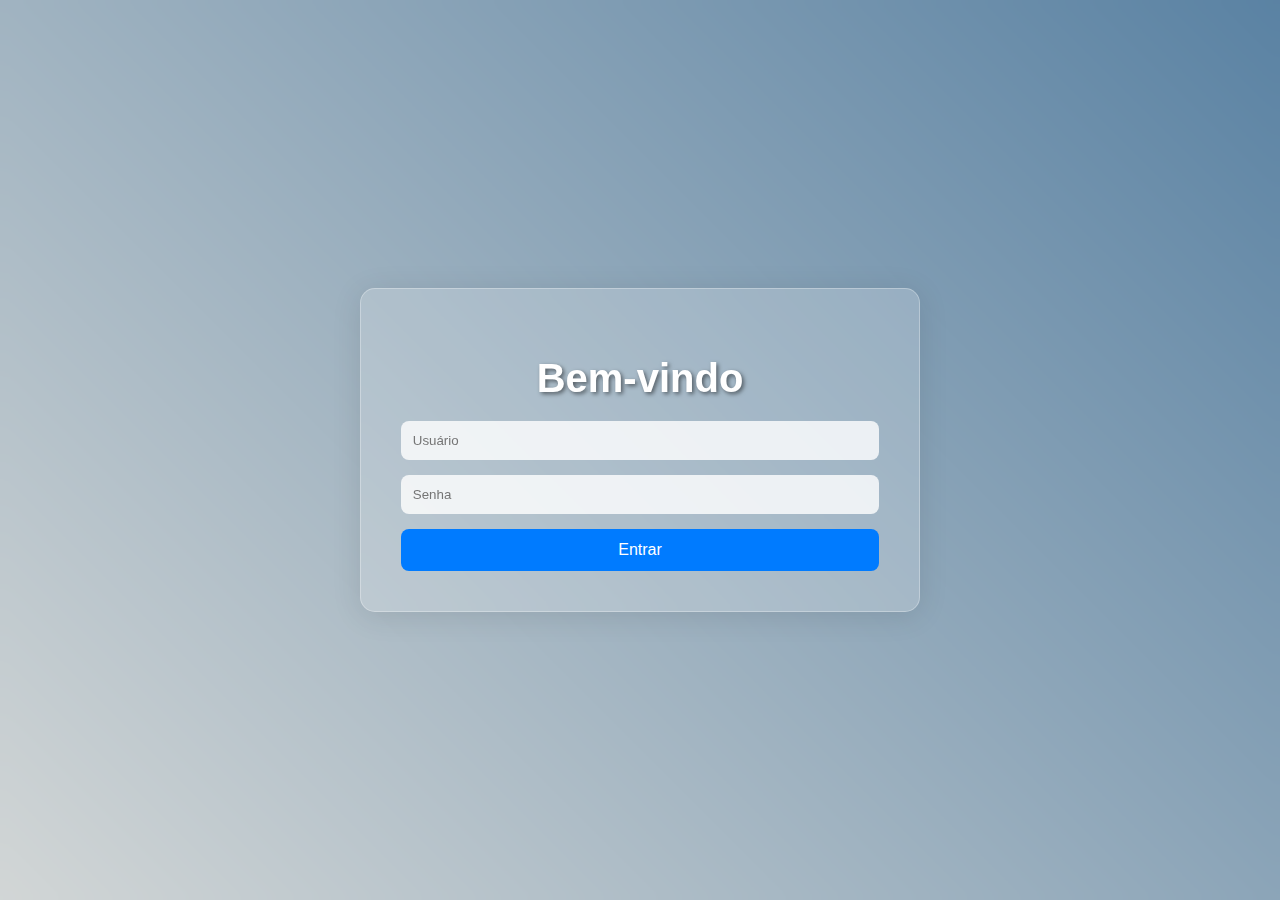
<file: login.html>
<!DOCTYPE html>
<html lang="pt-br">
<head>
    <meta charset="UTF-8">
    <meta name="viewport" content="width=device-width, initial-scale=1.0">
    <title>Tela de Login</title>
    <style>
        body {
            font-family: Arial, sans-serif;
            margin: 0;
            padding: 0;
            height: 100vh;
            display: flex;
            justify-content: center;
            align-items: center;
            /* SEU NOVO BACKGROUND */
            background-image: linear-gradient(45deg, rgb(210, 214, 214), rgb(90, 130, 163));
        }

        .background-blur {
            position: absolute;
            top: 0;
            left: 0;
            width: 100%;
            height: 100%;
            /* O 'backdrop-filter' continua aqui para desfocar o gradiente */
            backdrop-filter: blur(8px);
            -webkit-backdrop-filter: blur(8px);
            z-index: 1;
        }

        .login-container {
            position: relative;
            z-index: 2;
            background: rgba(255, 255, 255, 0.2);
            padding: 40px;
            border-radius: 15px;
            box-shadow: 0 4px 30px rgba(0, 0, 0, 0.1);
            border: 1px solid rgba(255, 255, 255, 0.3);
            text-align: center;
            backdrop-filter: blur(10px);
        }

        .welcome-text {
            color: #fff;
            font-size: 2.5em;
            margin-bottom: 20px;
            text-shadow: 2px 2px 4px rgba(0, 0, 0, 0.5);
        }

        .login-form input {
            width: 100%;
            padding: 12px;
            margin-bottom: 15px;
            border: none;
            border-radius: 8px;
            background: rgba(255, 255, 255, 0.8);
            box-sizing: border-box;
        }

        .login-form button {
            width: 100%;
            padding: 12px;
            border: none;
            border-radius: 8px;
            background-color: #007bff;
            color: #fff;
            font-size: 1em;
            cursor: pointer;
            transition: background-color 0.3s ease;
        }

        .login-form button:hover {
            background-color: #0056b3;
        }

        /* Responsividade básica */
        @media (max-width: 600px) {
            .login-container {
                padding: 30px;
                width: 90%;
            }
        }
    </style>
</head>
<body>

    <div class="background-blur"></div>

    <div class="login-container">
        <h1 class="welcome-text">Bem-vindo</h1>
        <form class="login-form">
            <input type="text" placeholder="Usuário" required>
            <input type="password" placeholder="Senha" required>
            <button type="submit">Entrar</button>
        </form>
    </div>

</body>
</html>
</file>
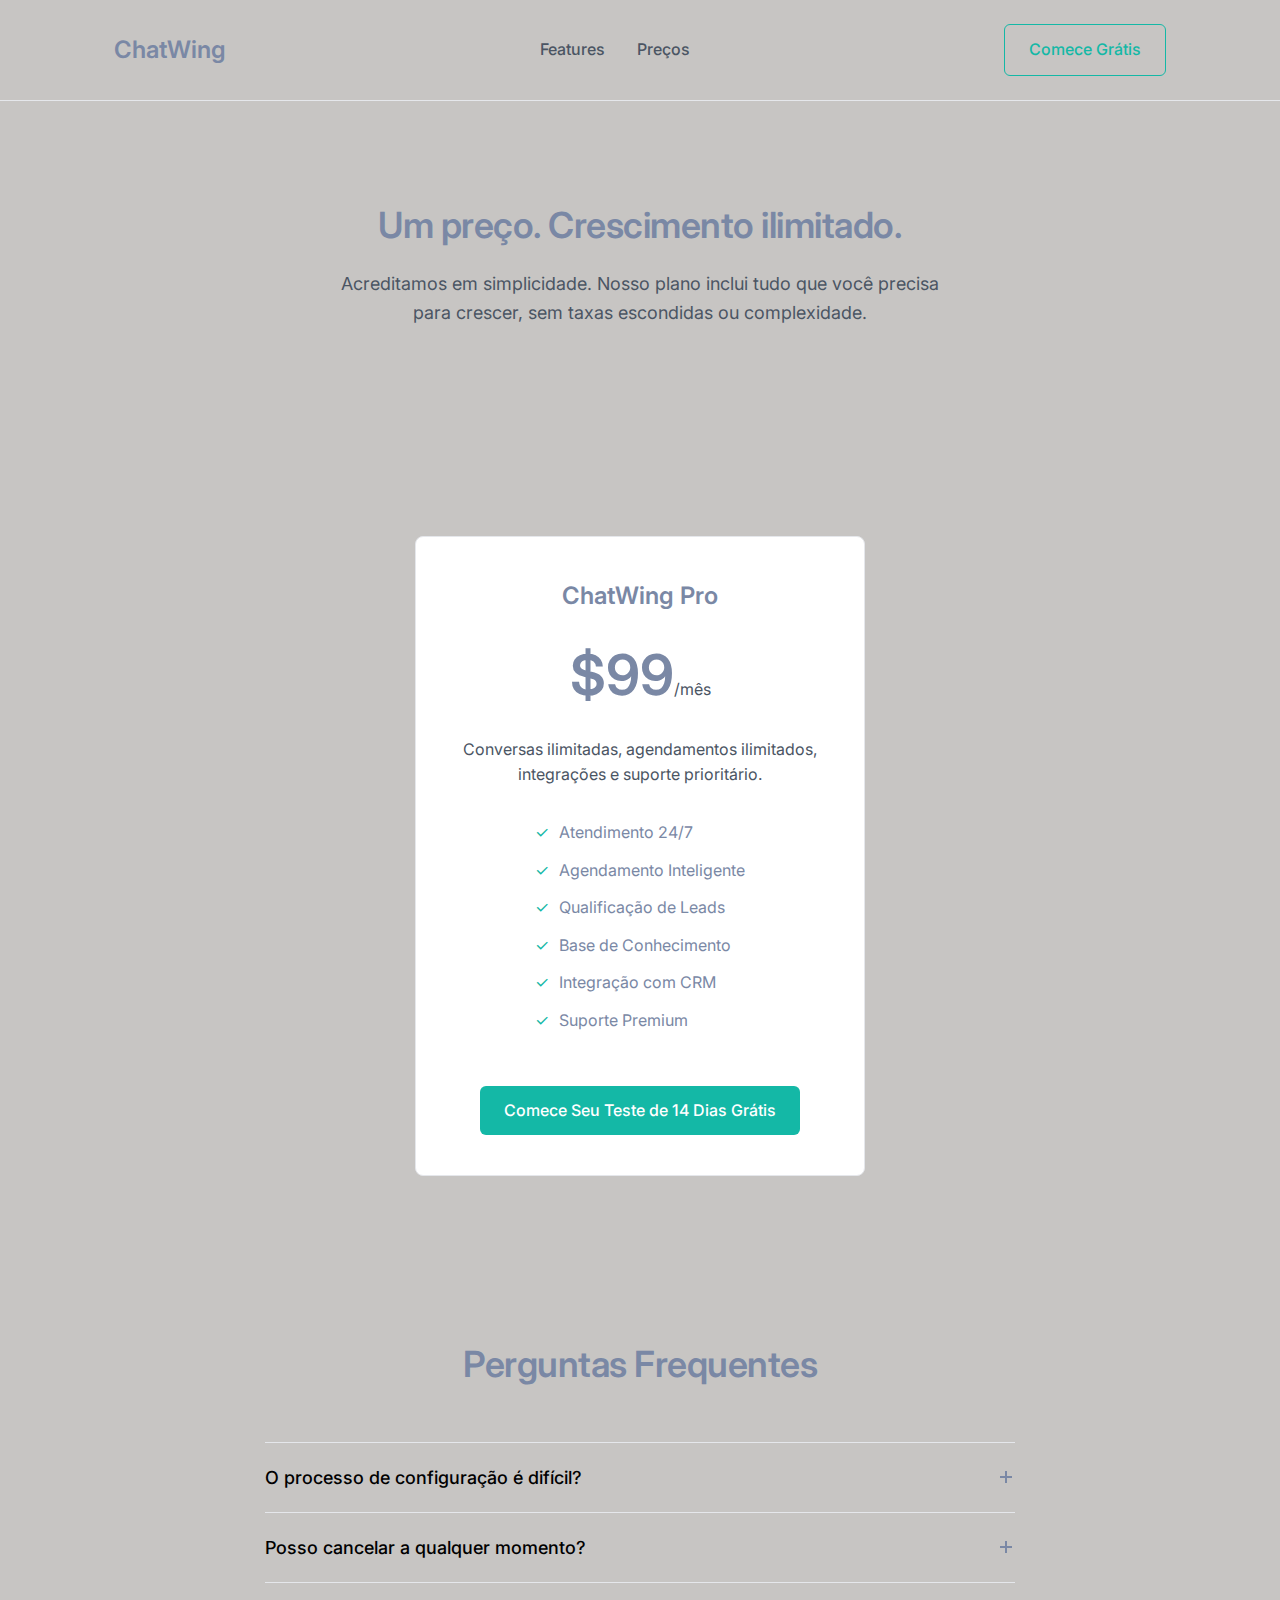
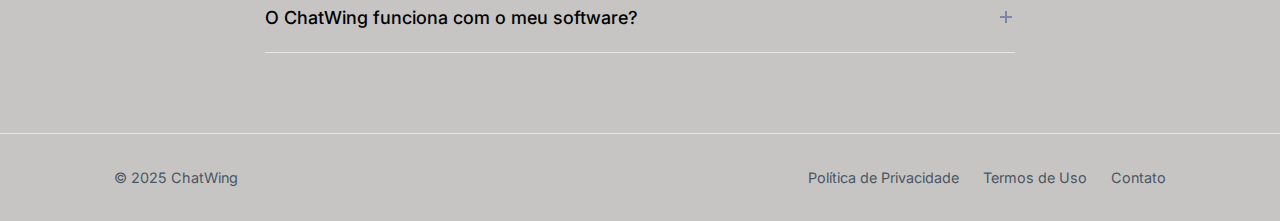
<file: pricing.html>
<!DOCTYPE html>
<html lang="pt-BR">
<head>
    <meta charset="UTF-8">
    <meta name="viewport" content="width=device-width, initial-scale=1.0">
    <title>Preços - ChatWing AI</title>
    <meta name="description" content="Um preço. Crescimento ilimitado. Nosso plano inclui tudo que você precisa para crescer.">

    <link rel="preconnect" href="https://fonts.googleapis.com">
    <link rel="preconnect" href="https://fonts.gstatic.com" crossorigin>
    <link href="https://fonts.googleapis.com/css2?family=Inter:wght@400;500;600&display=swap" rel="stylesheet">

    <link rel="stylesheet" href="style.css">

    <script src="script.js" defer></script>
</head>
<body>

    <header class="site-header">
        <div class="container header-container">
            <a href="index.html" class="logo">ChatWing</a>
            <nav class="main-nav">
                <ul>
                    <li><a href="features.html">Features</a></li>
                    <li><a href="pricing.html">Preços</a></li>
                </ul>
            </nav>
            <a href="pricing.html" class="cta-button nav-cta">Comece Grátis</a>
            <button class="mobile-nav-toggle" aria-label="Abrir menu" aria-expanded="false">
                <span class="hamburger-line"></span>
                <span class="hamburger-line"></span>
                <span class="hamburger-line"></span>
            </button>
        </div>
    </header>

    <main>
        <section id="pricing_intro" class="page-intro-section">
            <div class="container text-center">
                <h1 class="section-title">Um preço. Crescimento ilimitado.</h1>
                <p class="section-subtitle">Acreditamos em simplicidade. Nosso plano inclui tudo que você precisa para crescer, sem taxas escondidas ou complexidade.</p>
            </div>
        </section>

        <section id="pricing_plan" class="pricing-plan-section">
            <div class="container">
                <div class="pricing-card">
                    <h2 class="plan-name">ChatWing Pro</h2>
                    <p class="plan-price">$99<span class="price-period">/mês</span></p>
                    <p class="plan-description">Conversas ilimitadas, agendamentos ilimitados, integrações e suporte prioritário.</p>
                    <ul class="plan-features">
                        <li>Atendimento 24/7</li>
                        <li>Agendamento Inteligente</li>
                        <li>Qualificação de Leads</li>
                        <li>Base de Conhecimento</li>
                        <li>Integração com CRM</li>
                        <li>Suporte Premium</li>
                    </ul>
                    <a href="#" class="cta-button primary-cta">Comece Seu Teste de 14 Dias Grátis</a>
                </div>
            </div>
        </section>

        <section id="faq" class="faq-section">
            <div class="container">
                <h2 class="section-title text-center">Perguntas Frequentes</h2>
                <div class="faq-accordion">
                    <div class="faq-item">
                        <button class="faq-question" aria-expanded="false">
                            <span>O processo de configuração é difícil?</span>
                            <span class="faq-icon"></span>
                        </button>
                        <div class="faq-answer">
                            <p>Não. A maioria dos nossos clientes configura o ChatWing em menos de 10 minutos, sem precisar de conhecimento técnico.</p>
                        </div>
                    </div>
                    <div class="faq-item">
                        <button class="faq-question" aria-expanded="false">
                            <span>Posso cancelar a qualquer momento?</span>
                            <span class="faq-icon"></span>
                        </button>
                        <div class="faq-answer">
                            <p>Sim. Você pode cancelar sua assinatura a qualquer momento, sem burocracia.</p>
                        </div>
                    </div>
                    <div class="faq-item">
                        <button class="faq-question" aria-expanded="false">
                            <span>O ChatWing funciona com o meu software?</span>
                            <span class="faq-icon"></span>
                        </button>
                        <div class="faq-answer">
                            <p>Oferecemos integrações nativas com os principais CRMs e calendários do mercado.</p>
                        </div>
                    </div>
                </div>
            </div>
        </section>

    </main>

    <footer class="site-footer">
        <div class="container footer-container">
            <p>© 2025 ChatWing</p>
            <nav class="footer-nav">
                <ul>
                    <li><a href="#">Política de Privacidade</a></li>
                    <li><a href="#">Termos de Uso</a></li>
                    <li><a href="#">Contato</a></li>
                </ul>
            </nav>
        </div>
    </footer>

</body>
</html>
</file>
<file: style.css>
/* ==========================================================================
   1. Sistema de Design e Configurações Globais
   ========================================================================== */

:root {
    /* Paleta de Cores Psicológica */
    --color-primary: #7a88a5;      /* Deep Focus Charcoal */
    --color-accent: #14B8A6;        /* Clarity Teal */
    --color-background: #c7c5c3;    /* Calm Ivory */
    --color-neutral: #E5E7EB;       /* Soft Stone */
    --color-white: #FFFFFF;

    /* Tipografia */
    --font-family-base: 'Inter', sans-serif;

    /* Outras Variáveis */
    --transition-speed: 0.3s;
    --container-width: 1100px;
    --container-padding: 1.5rem;
}

/* Reset Básico */
*,
*::before,
*::after {
    box-sizing: border-box;
    margin: 0;
    padding: 0;
}

html {
    scroll-behavior: smooth;
}

body {
    font-family: var(--font-family-base);
    background-color: var(--color-background);
    color: var(--color-primary);
    line-height: 1.6;
    -webkit-font-smoothing: antialiased;
}

img {
    max-width: 100%;
    height: auto;
    display: block;
}

ul {
    list-style: none;
}

a {
    text-decoration: none;
    color: inherit;
    transition: color var(--transition-speed) ease;
}

/* ==========================================================================
   2. Componentes Reutilizáveis (Botões, Container, etc.)
   ========================================================================== */

.container {
    max-width: var(--container-width);
    margin-left: auto;
    margin-right: auto;
    padding-left: var(--container-padding);
    padding-right: var(--container-padding);
}

.text-center {
    text-align: center;
}

.section-title {
    font-size: 2.25rem;
    font-weight: 600;
    letter-spacing: -0.5px;
    margin-bottom: 1rem;
}

.section-subtitle {
    font-size: 1.125rem;
    max-width: 600px;
    margin: 0 auto;
    color: #4b5563; /* Tom de cinza para subtítulos */
}

.cta-button {
    display: inline-block;
    padding: 0.75rem 1.5rem;
    border-radius: 6px;
    font-weight: 500;
    transition: transform var(--transition-speed) ease, background-color var(--transition-speed) ease;
}

.cta-button.primary-cta {
    background-color: var(--color-accent);
    color: var(--color-white);
}

.cta-button:hover {
    transform: translateY(-2px);
}

.cta-button.primary-cta:hover {
    background-color: #0f9686;
}

/* ==========================================================================
   3. Cabeçalho e Navegação
   ========================================================================== */
.site-header {
    padding: 1.5rem 0;
    background-color: var(--color-background);
    border-bottom: 1px solid var(--color-neutral);
}

.header-container {
    display: flex;
    justify-content: space-between;
    align-items: center;
}

.logo {
    font-weight: 600;
    font-size: 1.5rem;
}

.main-nav ul {
    display: flex;
    gap: 2rem;
}

.main-nav a {
    color: #4b5563;
    font-weight: 500;
}

.main-nav a:hover,
.footer-nav a:hover {
    color: var(--color-accent);
}

.nav-cta {
    border: 1px solid var(--color-accent);
    color: var(--color-accent);
}

.nav-cta:hover {
    background-color: var(--color-accent);
    color: var(--color-white);
}

.mobile-nav-toggle {
    display: none;
    background: none;
    border: none;
    cursor: pointer;
    z-index: 1000;
}

/* ==========================================================================
   4. Estilos das Seções (Página por Página)
   ========================================================================== */

/* Seções Genéricas */
.hero-section, .page-intro-section {
    padding: 6rem 0;
}
.how-it-works-section, .testimonial-section, .feature-list-section, .pricing-plan-section, .faq-section {
    padding: 5rem 0;
}

/* Hero Section */
.hero-title {
    font-size: 3rem;
    font-weight: 600;
    letter-spacing: -1px;
    line-height: 1.2;
    max-width: 800px;
    margin: 0 auto 1.5rem;
}

.hero-subtitle {
    font-size: 1.25rem;
    max-width: 650px;
    margin: 0 auto 2rem;
    color: #4b5563;
}

/* How It Works Section */
.steps-container {
    display: grid;
    grid-template-columns: repeat(3, 1fr);
    gap: 2rem;
    margin-top: 3rem;
}

.step {
    text-align: center;
    padding: 2rem;
    border: 1px solid var(--color-neutral);
    border-radius: 8px;
}

.step-number {
    width: 40px;
    height: 40px;
    display: flex;
    align-items: center;
    justify-content: center;
    border-radius: 50%;
    background-color: var(--color-accent);
    color: var(--color-white);
    font-weight: 600;
    margin: 0 auto 1.5rem;
}

.step-title {
    font-size: 1.25rem;
    margin-bottom: 0.5rem;
}

/* Testimonial Section */
.testimonial-section figure {
    max-width: 750px;
    margin: 0 auto;
    text-align: center;
}

.testimonial-section blockquote {
    font-size: 1.5rem;
    font-weight: 500;
    line-height: 1.5;
    margin-bottom: 2rem;
    border-left: 3px solid var(--color-accent);
    padding-left: 2rem;
    text-align: left;
}

.testimonial-section figcaption {
    display: flex;
    align-items: center;
    justify-content: center;
    gap: 1rem;
}

.testimonial-avatar {
    width: 60px;
    height: 60px;
    border-radius: 50%;
}

.testimonial-author {
    text-align: left;
}
.author-name {
    display: block;
    font-weight: 600;
}
.author-title {
    color: #4b5563;
}


/* Features Page */
.feature-list-section {
    display: flex;
    flex-direction: column;
    gap: 6rem;
}
.feature-item {
    display: grid;
    grid-template-columns: 1fr 1fr;
    align-items: center;
    gap: 4rem;
}
.feature-item:nth-child(even) .feature-image {
    order: 2;
}
.feature-image img {
    border-radius: 8px;
}
.feature-title {
    font-size: 1.75rem;
    margin-bottom: 1rem;
}

/* Pricing Page */
.pricing-card {
    max-width: 450px;
    margin: 2rem auto 0;
    padding: 2.5rem;
    border: 1px solid var(--color-neutral);
    border-radius: 8px;
    text-align: center;
    background-color: var(--color-white);
}
.plan-name {
    font-size: 1.5rem;
    font-weight: 600;
}
.plan-price {
    font-size: 3.5rem;
    font-weight: 600;
    margin: 1rem 0;
}
.price-period {
    font-size: 1rem;
    font-weight: 400;
    color: #4b5563;
}
.plan-description {
    margin-bottom: 2rem;
    color: #4b5563;
}
.plan-features {
    text-align: left;
    margin-bottom: 2.5rem;
    display: inline-block;
}
.plan-features li {
    padding-left: 1.5rem;
    position: relative;
    margin-bottom: 0.75rem;
}
.plan-features li::before {
    content: '✓';
    color: var(--color-accent);
    position: absolute;
    left: 0;
}

/* FAQ Section */
.faq-accordion {
    max-width: 750px;
    margin: 3rem auto 0;
    border-top: 1px solid var(--color-neutral);
}
.faq-item {
    border-bottom: 1px solid var(--color-neutral);
}
.faq-question {
    width: 100%;
    padding: 1.5rem 0;
    display: flex;
    justify-content: space-between;
    align-items: center;
    text-align: left;
    background: none;
    border: none;
    cursor: pointer;
    font-size: 1.125rem;
    font-weight: 500;
    font-family: inherit;
}
.faq-icon {
    width: 1em;
    height: 1em;
    transition: transform var(--transition-speed) ease;
    position: relative;
}
.faq-icon::before, .faq-icon::after {
    content: '';
    position: absolute;
    top: 50%;
    left: 50%;
    width: 12px;
    height: 2px;
    background-color: var(--color-primary);
    transform: translate(-50%, -50%);
}
.faq-icon::after {
    transform: translate(-50%, -50%) rotate(90deg);
}
.faq-question[aria-expanded="true"] .faq-icon::after {
    transform: translate(-50%, -50%) rotate(0deg);
}
.faq-answer {
    max-height: 0;
    overflow: hidden;
    transition: max-height var(--transition-speed) ease-out;
}
.faq-answer p {
    padding-bottom: 1.5rem;
    color: #4b5563;
}

/* ==========================================================================
   5. Rodapé
   ========================================================================== */

.site-footer {
    background-color: var(--color-background);
    border-top: 1px solid var(--color-neutral);
    padding: 2rem 0;
    font-size: 0.9rem;
    color: #4b5563;
}

.footer-container {
    display: flex;
    justify-content: space-between;
    align-items: center;
}

.footer-nav ul {
    display: flex;
    gap: 1.5rem;
}


/* ==========================================================================
   6. Responsividade (Mobile-First)
   ========================================================================== */

/* Estilos para telas menores (até 768px) */
@media (max-width: 768px) {
    .section-title { font-size: 2rem; }
    .hero-title { font-size: 2.5rem; }

    /* Navegação Mobile */
    .main-nav {
        position: fixed;
        top: 0;
        right: 0;
        width: 100%;
        height: 100vh;
        background-color: var(--color-background);
        transform: translateX(100%);
        transition: transform var(--transition-speed) ease-in-out;
        display: flex;
        justify-content: center;
        align-items: center;
    }
    .main-nav.nav-open {
        transform: translateX(0);
    }
    .main-nav ul {
        flex-direction: column;
        text-align: center;
        font-size: 1.5rem;
    }
    .nav-cta { display: none; }
    .mobile-nav-toggle { display: block; }
    .hamburger-line {
        width: 25px;
        height: 2px;
        background-color: var(--color-primary);
        display: block;
        margin: 5px 0;
    }
    
    .steps-container { grid-template-columns: 1fr; }
    
    .feature-item { 
        grid-template-columns: 1fr;
        gap: 2rem;
    }
    .feature-item:nth-child(even) .feature-image {
        order: 0; /* Reseta a ordem no mobile */
    }

    .footer-container {
        flex-direction: column;
        gap: 1rem;
    }
}

/* ==========================================================================
   7. Acessibilidade
   ========================================================================== */
:focus-visible {
    outline: 2px solid var(--color-accent);
    outline-offset: 2px;
    border-radius: 4px;
}
</file>
